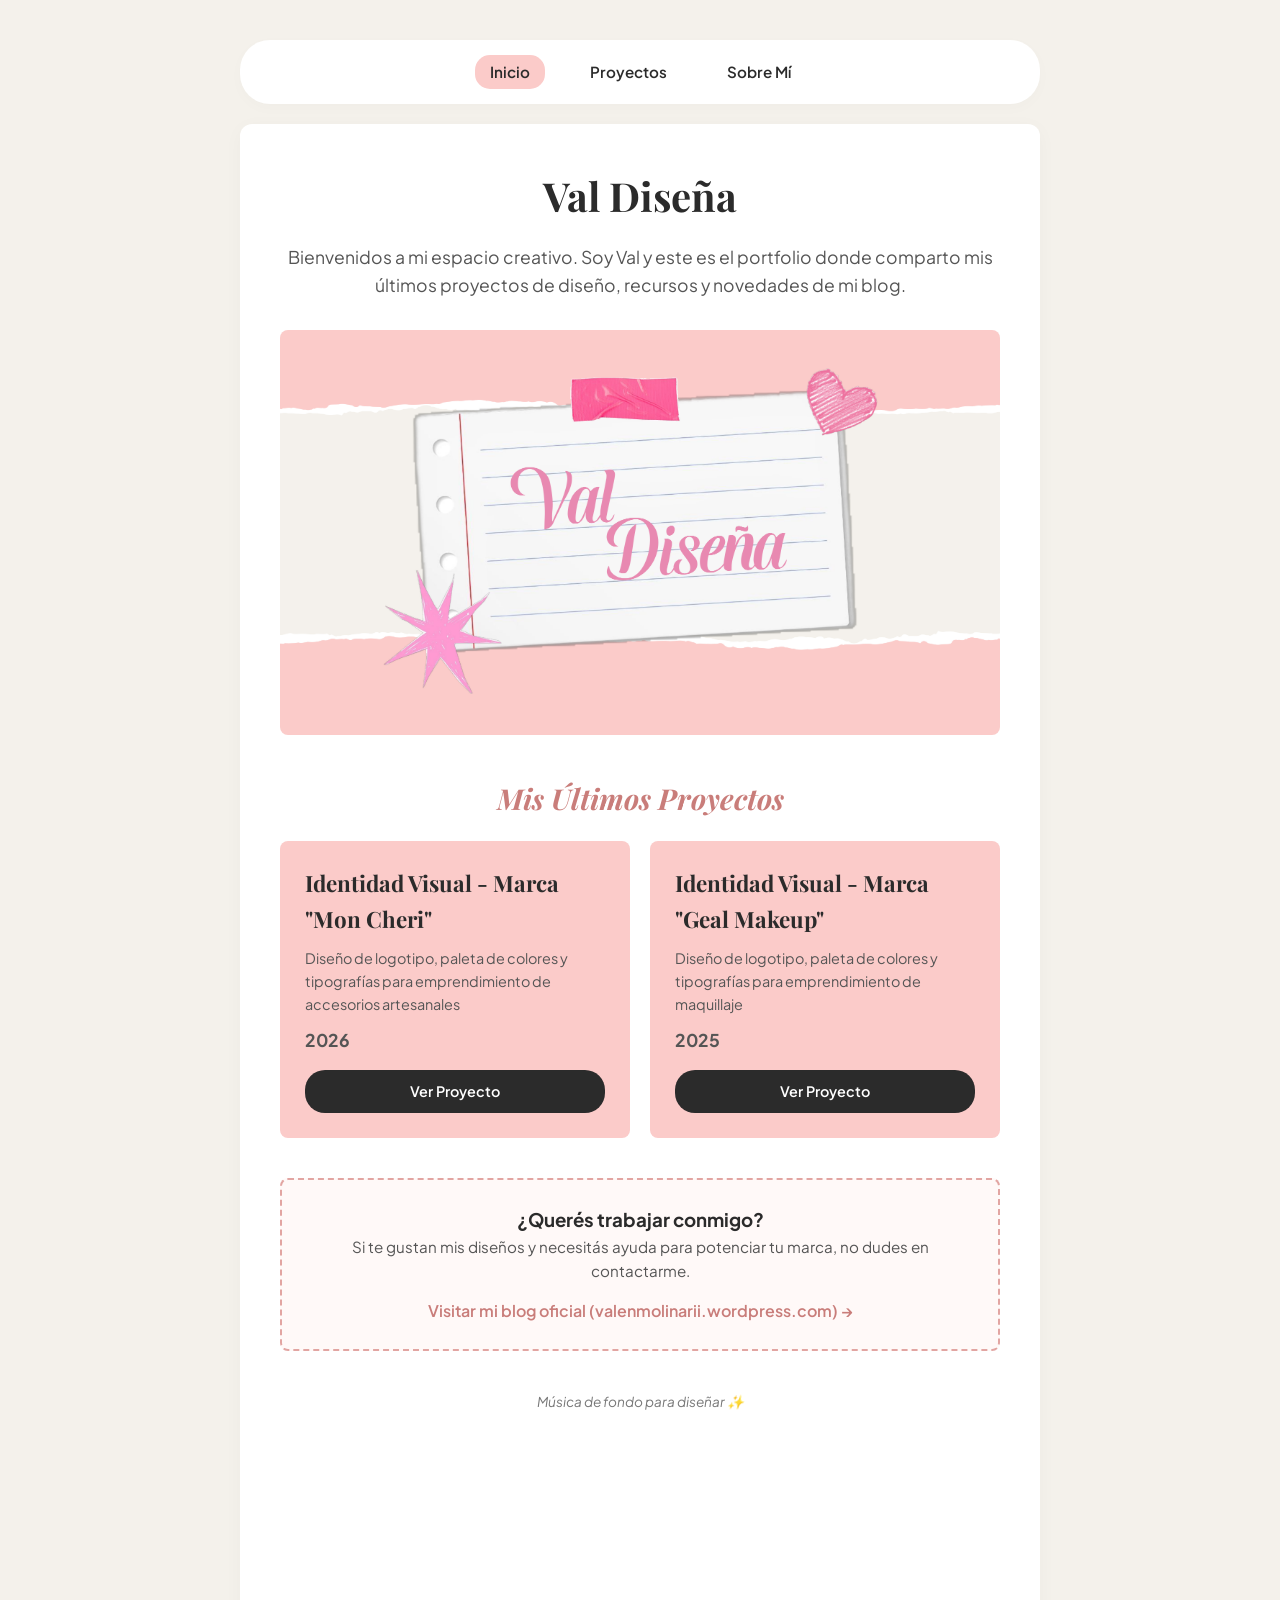
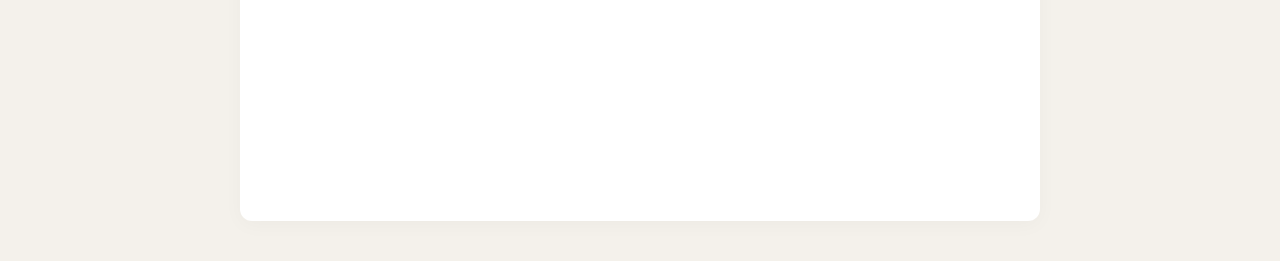
<file: index.html>
<!DOCTYPE html>
<html lang="es">
<head>
    <meta charset="UTF-8">
    <meta name="viewport" content="width=device-width, initial-scale=1.0">
    <title>Valentina Molinari</title>
    
    <link rel="preconnect" href="https://fonts.googleapis.com">
    <link rel="preconnect" href="https://fonts.gstatic.com" crossorigin>
    <link href="https://fonts.googleapis.com/css2?family=Playfair+Display:ital,wght@0,400..900;1,400..900&family=Plus+Jakarta+Sans:ital,wght@0,200..800;1,200..800&display=swap" rel="stylesheet">
    
    <link rel="stylesheet" href="style.css">
</head>
<body>

    <nav class="menu-superior">
        <a href="index.html" class="activo">Inicio</a>
        <a href="#proyectos">Proyectos</a>
        <a href="sobre-mi.html">Sobre Mí</a>
    </nav>

    <div class="contenedor">
        
        <h1>Val Diseña</h1>
        
        <p>Bienvenidos a mi espacio creativo. Soy Val y este es el portfolio donde comparto mis últimos proyectos de diseño, recursos y novedades de mi blog.</p>

        <img class="imagen-web" id="foto-portada" src="PORTADA_Mesa de trabajo 1.jpg" alt="Portada de Val Diseña">

        <h2 id="proyectos">Mis Últimos Proyectos</h2>

        <div class="grid-planes">
            <div class="tarjeta">
                <h3>Identidad Visual - Marca "Mon Cheri"</h3>
                <p style="font-size: 0.9rem; margin-bottom: 10px; text-align: left;">Diseño de logotipo, paleta de colores y tipografías para emprendimiento de accesorios artesanales</p>
                <span style="font-weight: bold; font-size: 1.1rem; color: #555;">2026</span>
                <a href="proyecto-moncheri.html" class="boton-estetico">Ver Proyecto</a>
            </div>

            <div class="tarjeta">
                <h3>Identidad Visual - Marca "Geal Makeup"</h3>
                <p style="font-size: 0.9rem; margin-bottom: 10px; text-align: left;">Diseño de logotipo, paleta de colores y tipografías para emprendimiento de maquillaje</p>
                <span style="font-weight: bold; font-size: 1.1rem; color: #555;">2025</span>
                <a href="proyecto-gealmakeup.html" class="boton-estetico">Ver Proyecto</a>
            </div>
        </div>

        <div class="bloque-destacado">
            <h3>¿Querés trabajar conmigo?</h3>
            <p style="font-size: 0.95rem; margin-bottom: 15px;">Si te gustan mis diseños y necesitás ayuda para potenciar tu marca, no dudes en contactarme.</p>
            
            <a href="https://valenmolinarii.wordpress.com" target="_blank" class="enlace-externo">Visitar mi blog oficial (valenmolinarii.wordpress.com) &rarr;</a>
        </div>
        <div style="margin-top: 40px; text-align: center;">
            <p style="font-size: 0.85rem; color: #777; margin-bottom: 10px; font-style: italic;">Música de fondo para diseñar ✨</p>
            
            <iframe style="border-radius:12px" src="https://open.spotify.com/embed/playlist/5j59X2kSr1iDm2OOQ1iElr?utm_source=generator" width="100%" height="352" frameBorder="0" allowfullscreen="" allow="autoplay; clipboard-write; encrypted-media; fullscreen; picture-in-picture" loading="lazy"></iframe> 
        </div>

    </div>

</body>
</html>
</file>
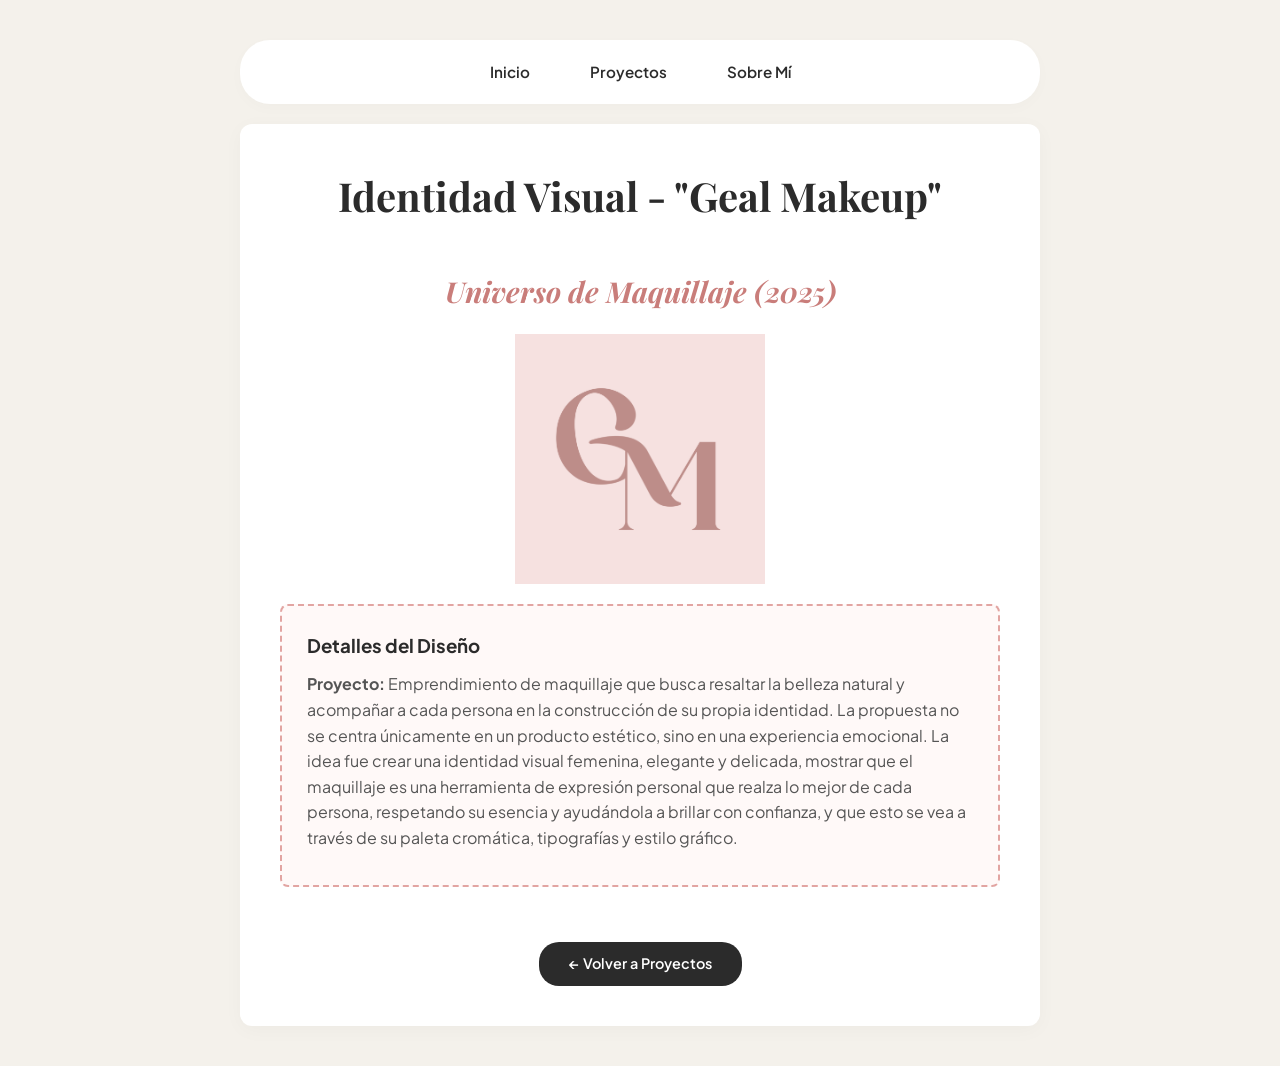
<file: proyecto-gealmakeup.html>
<!DOCTYPE html>
<html lang="es">
<head>
    <meta charset="UTF-8">
    <meta name="viewport" content="width=device-width, initial-scale=1.0">
    <title>Geal Makeup - Val Diseña</title>
    <link rel="preconnect" href="https://fonts.googleapis.com">
    <link rel="preconnect" href="https://fonts.gstatic.com" crossorigin>
    <link href="https://fonts.googleapis.com/css2?family=Playfair+Display:ital,wght@0,400..900;1,400..900&family=Plus+Jakarta+Sans:ital,wght@0,200..800;1,200..800&display=swap" rel="stylesheet">
    <link rel="stylesheet" href="style.css">
</head>
<body>

    <nav class="menu-superior">
        <a href="index.html">Inicio</a>
        <a href="index.html#proyectos">Proyectos</a>
        <a href="sobre-mi.html">Sobre Mí</a>
    </nav>

    <div class="contenedor">
        <h1>Identidad Visual - "Geal Makeup"</h1>
        <h2>Universo de Maquillaje (2025)</h2>
        
        <img class="imagen-web" src="JPG-Monograma Perfil 4.jpg" alt="Diseño de marca Geal Makeup">

        <div class="bloque-destacado" style="text-align: left; margin-top: 20px;">
            <h3 style="margin-bottom: 10px;">Detalles del Diseño</h3>
            <p style="text-align: left; font-size: 1rem; margin-bottom: 10px;"><strong>Proyecto:</strong> Emprendimiento de maquillaje que busca resaltar la belleza natural y acompañar a cada persona en la construcción de su propia identidad. La propuesta no se centra únicamente en un producto estético, sino en una experiencia emocional. La idea fue crear una identidad visual femenina, elegante y delicada, mostrar que el maquillaje es una herramienta de expresión personal que realza lo mejor de cada persona, respetando su esencia y ayudándola a brillar con confianza, y que esto se vea a través de su paleta cromática, tipografías y estilo gráfico.</p>
        </div>

        <div style="text-align: center;">
            <a href="index.html#proyectos" class="boton-estetico" style="width: auto; padding: 10px 30px;">&larr; Volver a Proyectos</a>
        </div>
    </div>

</body>
</html>
</file>
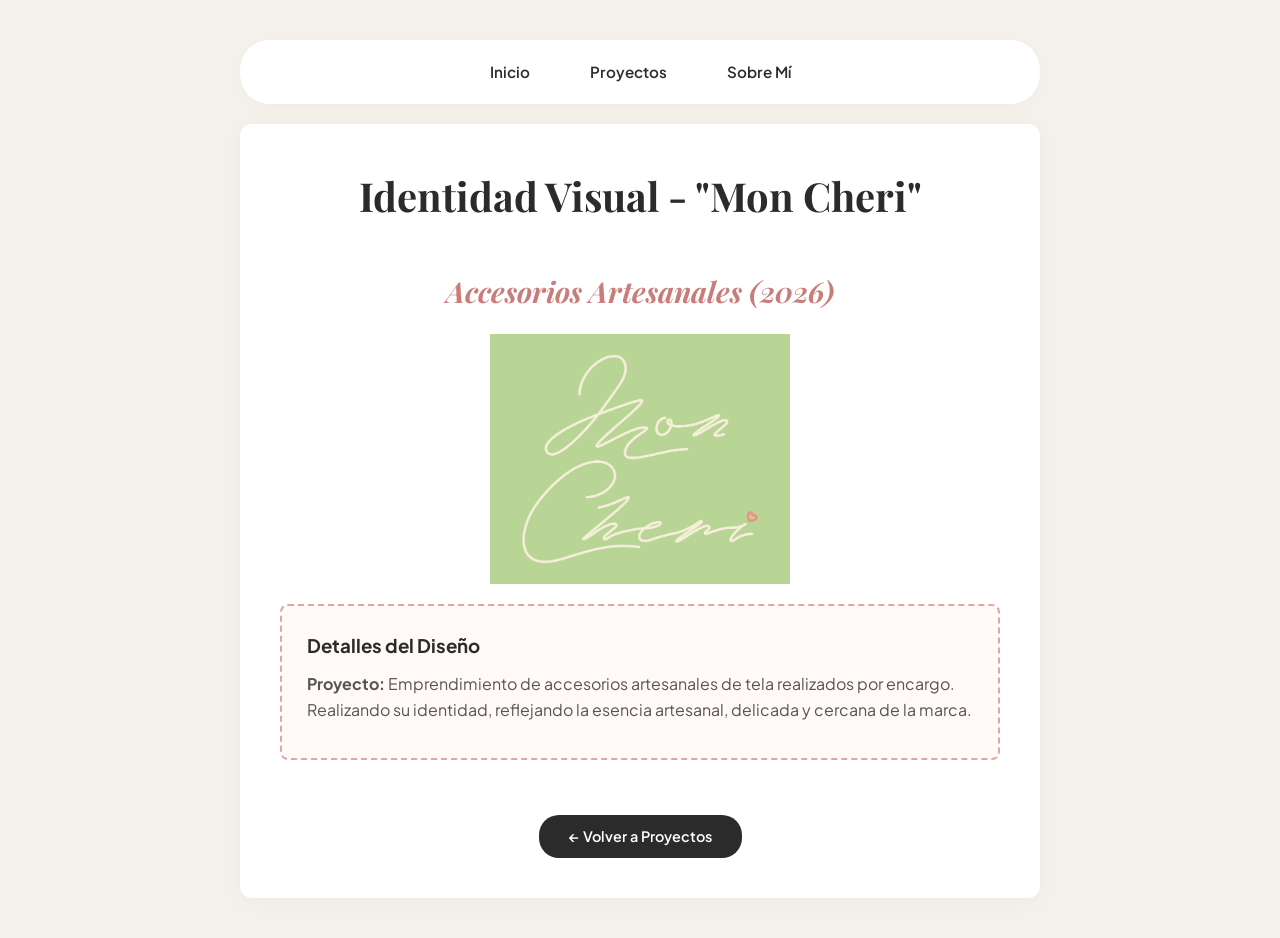
<file: proyecto-moncheri.html>
<!DOCTYPE html>
<html lang="es">
<head>
    <meta charset="UTF-8">
    <meta name="viewport" content="width=device-width, initial-scale=1.0">
    <title>Mon Cheri - Val Diseña</title>
    <link rel="preconnect" href="https://fonts.googleapis.com">
    <link rel="preconnect" href="https://fonts.gstatic.com" crossorigin>
    <link href="https://fonts.googleapis.com/css2?family=Playfair+Display:ital,wght@0,400..900;1,400..900&family=Plus+Jakarta+Sans:ital,wght@0,200..800;1,200..800&display=swap" rel="stylesheet">
    <link rel="stylesheet" href="style.css">
</head>
<body>

    <nav class="menu-superior">
        <a href="index.html">Inicio</a>
        <a href="index.html#proyectos">Proyectos</a>
        <a href="sobre-mi.html">Sobre Mí</a>
    </nav>

    <div class="contenedor">
        <h1>Identidad Visual - "Mon Cheri"</h1>
        <h2>Accesorios Artesanales (2026)</h2>
        
        <img class="imagen-web" src="Logo Vertical 1 PNG.jpg" alt="Diseño Mon Cheri">

        <div class="bloque-destacado" style="text-align: left; margin-top: 20px;">
            <h3 style="margin-bottom: 10px;">Detalles del Diseño</h3>
            <p style="text-align: left; font-size: 1rem; margin-bottom: 10px;"><strong>Proyecto:</strong> Emprendimiento de accesorios artesanales de tela realizados por encargo. Realizando su identidad, reflejando la esencia artesanal, delicada y cercana de la marca.</p>
        </div>

        <div style="text-align: center;">
            <a href="index.html#proyectos" class="boton-estetico" style="width: auto; padding: 10px 30px;">&larr; Volver a Proyectos</a>
        </div>
    </div>

</body>
</html>
</file>
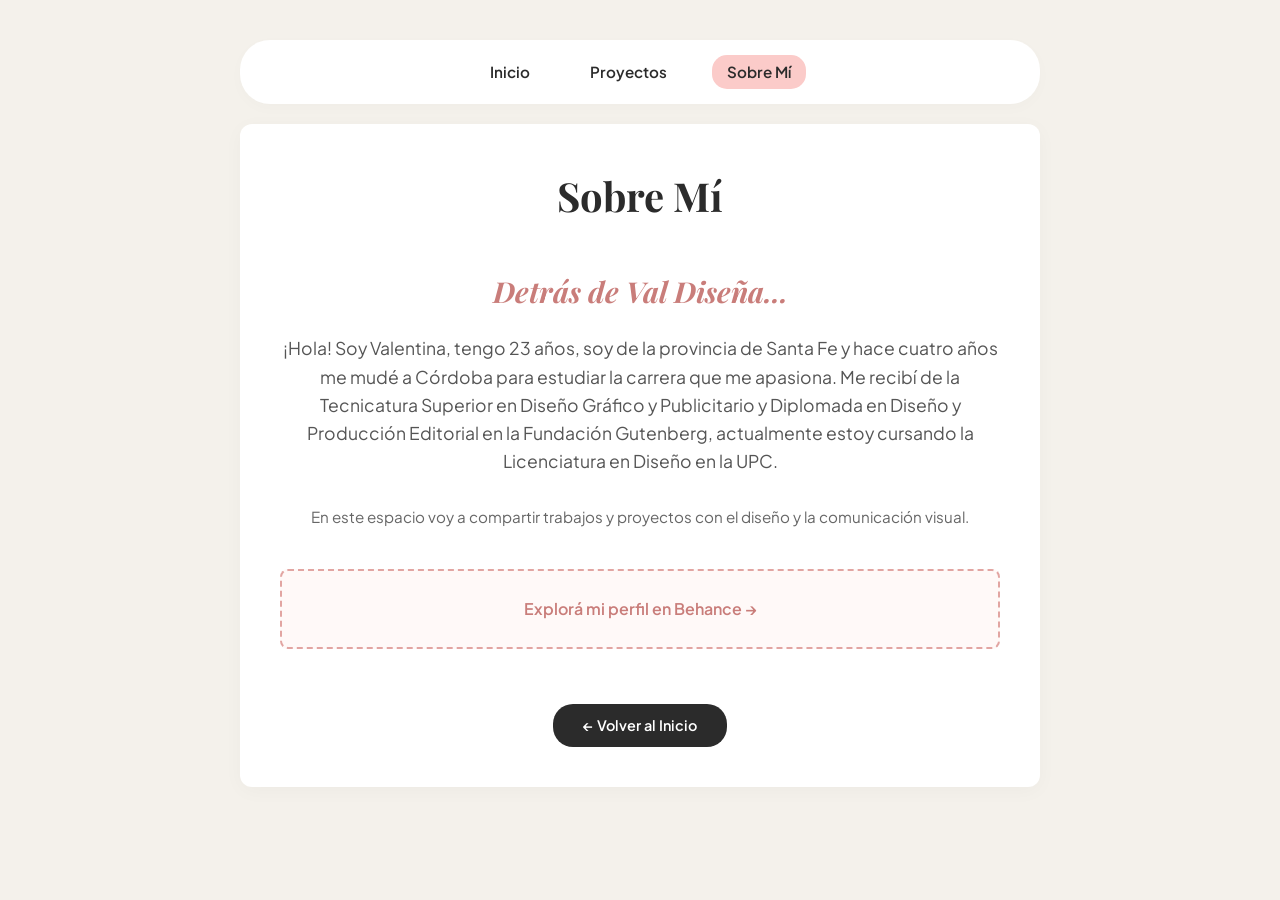
<file: sobre-mi.html>
<!DOCTYPE html>
<html lang="es">
<head>
    <meta charset="UTF-8">
    <meta name="viewport" content="width=device-width, initial-scale=1.0">
    <title>Sobre Mí - Val Diseña</title>
    <link rel="preconnect" href="https://fonts.googleapis.com">
    <link rel="preconnect" href="https://fonts.gstatic.com" crossorigin>
    <link href="https://fonts.googleapis.com/css2?family=Playfair+Display:ital,wght@0,400..900;1,400..900&family=Plus+Jakarta+Sans:ital,wght@0,200..800;1,200..800&display=swap" rel="stylesheet">
    <link rel="stylesheet" href="style.css">
</head>
<body>

    <nav class="menu-superior">
        <a href="index.html">Inicio</a>
        <a href="index.html#proyectos">Proyectos</a>
        <a href="sobre-mi.html" class="activo">Sobre Mí</a>
    </nav>

    <div class="contenedor">
        <h1>Sobre Mí</h1>
        <h2>Detrás de Val Diseña...</h2>
        
        <p>¡Hola! Soy Valentina, tengo 23 años, soy de la provincia de Santa Fe y hace cuatro años me mudé a Córdoba para estudiar la carrera que me apasiona. Me recibí de la Tecnicatura Superior en Diseño Gráfico y Publicitario y Diplomada en Diseño y Producción Editorial en la Fundación Gutenberg, actualmente estoy cursando la Licenciatura en Diseño en la UPC. </p>
        

        <p style="font-size: 0.95rem; color: #666; margin-top: 20px;">
             En este espacio voy a compartir trabajos y proyectos con el diseño y la comunicación visual.
        </p>
       <div class="bloque-destacado">
            <a href="https://www.behance.net/valentimolinar6" target="_blank" class="enlace-externo">Explorá mi perfil en Behance &rarr;</a>
        </div>
        
        <div style="text-align: center; margin-top: 20px;">
            <a href="index.html" class="boton-estetico" style="width: auto; padding: 10px 30px;">&larr; Volver al Inicio</a>
        </div>
    </div>

</body>
</html>
</file>
<file: style.css>
:root {
    --bg-principal: #f4f1eb;      /* Fondo beige claro suave */
    --rosa-pastel: #fbcbc9;       /* Rosa de los bloques de precios */
    --rosa-oscuro: #e2a5a2;       /* Rosa para hovers y bordes */
    --texto-oscuro: #2b2b2b;      /* Color del texto principal */
    --blanco: #ffffff;
    --fuente-titulos: 'Playfair Display', serif; /* Primera tipografía de Google */
    --fuente-cuerpo: 'Plus Jakarta Sans', sans-serif; /* Segunda tipografía de Google */
}

/* Reset básico para limpiar márgenes del navegador */
* {
    box-sizing: border-box;
    margin: 0;
    padding: 0;
}

body {
    font-family: var(--fuente-cuerpo);
    background-color: var(--bg-principal);
    color: var(--texto-oscuro);
    line-height: 1.6;
    padding: 40px 20px;
}
.menu-superior {
    max-width: 800px;
    margin: 0 auto 20px auto;
    display: flex;
    justify-content: center;
    gap: 30px;
    padding: 15px 0;
    background-color: var(--blanco);
    border-radius: 30px; /* Bordes redondeados estilo píldora */
    box-shadow: 0 4px 15px rgba(0,0,0,0.02);
}

.menu-superior a {
    color: var(--texto-oscuro);
    text-decoration: none;
    font-weight: 600;
    font-size: 0.95rem;
    padding: 5px 15px;
    border-radius: 15px;
    transition: all 0.3s ease;
}

.menu-superior a:hover {
    color: #c97d7a;
    background-color: #fff9f8;
}

.menu-superior a.activo {
    background-color: var(--rosa-pastel);
    color: var(--texto-oscuro);
}
/* Contenedor tipo bloque central blanco */
.contenedor {
    max-width: 800px;
    margin: 0 auto;
    background-color: var(--blanco);
    padding: 40px;
    border-radius: 12px;
    box-shadow: 0 4px 20px rgba(0,0,0,0.03);
}

/* ==========================================
   CONSIGNA DE LA FACULTAD & IA
   ========================================== */

/* 1. Elemento h1 requerido */
h1 {
    font-family: var(--fuente-titulos);
    font-size: 2.5rem;
    text-align: center;
    margin-bottom: 15px;
    color: var(--texto-oscuro);
}

/* 2. Elemento h2 requerido con color definido (#c97d7a) */
h2 {
    font-family: var(--fuente-titulos);
    font-size: 1.8rem;
    color: #c97d7a; 
    margin-top: 40px;
    margin-bottom: 20px;
    text-align: center;
    font-style: italic;
}

/* 3. Texto de párrafo requerido */
p {
    font-size: 1.1rem;
    text-align: center;
    color: #555555;
    margin-bottom: 30px;
}

/* 4. REQUISITO IA: Estilos para los enlaces (Normal y Hover) */
.enlace-externo {
    color: #c97d7a;
    text-decoration: none;
    font-weight: 600;
    border-bottom: 2px solid transparent;
    transition: all 0.3s ease; /* Hace que el cambio de color sea suave */
}

.enlace-externo:hover {
    color: var(--texto-oscuro);
    border-bottom: 2px solid var(--texto-oscuro); /* Aparece línea abajo al pasar el mouse */
}

/* 5. REQUISITO IA: Un div con definición de color de fondo y estilo de borde */
.bloque-destacado {
    background-color: #fff9f8;            /* Color de fondo sutil */
    border: 2px dashed var(--rosa-oscuro); /* Estilo de borde discontinuo/punteado */
    border-radius: 8px;
    padding: 25px;
    margin: 40px 0;
    text-align: center;
}


/* ==========================================
   ESTRUCTURA DE DISEÑO (Botones, Fotos y Tarjetas)
   ========================================== */


.imagen-web {
    width: 100%;            
    height: auto;           
    max-height: 250px;      
    object-fit: contain;    
    border-radius: 8px;
    margin-bottom: 15px;
    display: block;         
}


.grid-planes {
    display: flex;
    gap: 20px;
    margin-top: 20px;
}


.tarjeta {
    flex: 1;
    background-color: var(--rosa-pastel);
    border-radius: 8px;
    padding: 25px;
    text-align: left;
    display: flex;          
    flex-direction: column; 
}

.tarjeta h3 {
    font-family: var(--fuente-titulos);
    font-size: 1.4rem;
    margin-bottom: 10px;
}

/* Los botones redondeados tipo "píldora" */
.boton-estetico {
    display: inline-block;
    background-color: var(--texto-oscuro);
    color: var(--blanco);
    padding: 10px 20px;
    border-radius: 20px; /* Bordes totalmente redondeados como en tu imagen */
    text-decoration: none;
    font-size: 0.9rem;
    font-weight: 600;
    margin-top: 15px;
    text-align: center;
    width: 100%;
    border: none;
    cursor: pointer;
    transition: background-color 0.3s ease;
}

.boton-estetico:hover {
    background-color: var(--rosa-oscuro); /* Cambia de color cuando pasás el mouse por arriba */
}

/* Sección de abajo para ir a la otra página */
.seccion-navegacion {
    text-align: center;
    margin-top: 30px;
    padding-top: 20px;
    border-top: 1px solid #eaeaea;
}

#foto-portada {
    max-height: 550px !important; 
    margin-top: 10px;  
    margin-bottom: 30px; 
}
</file>
